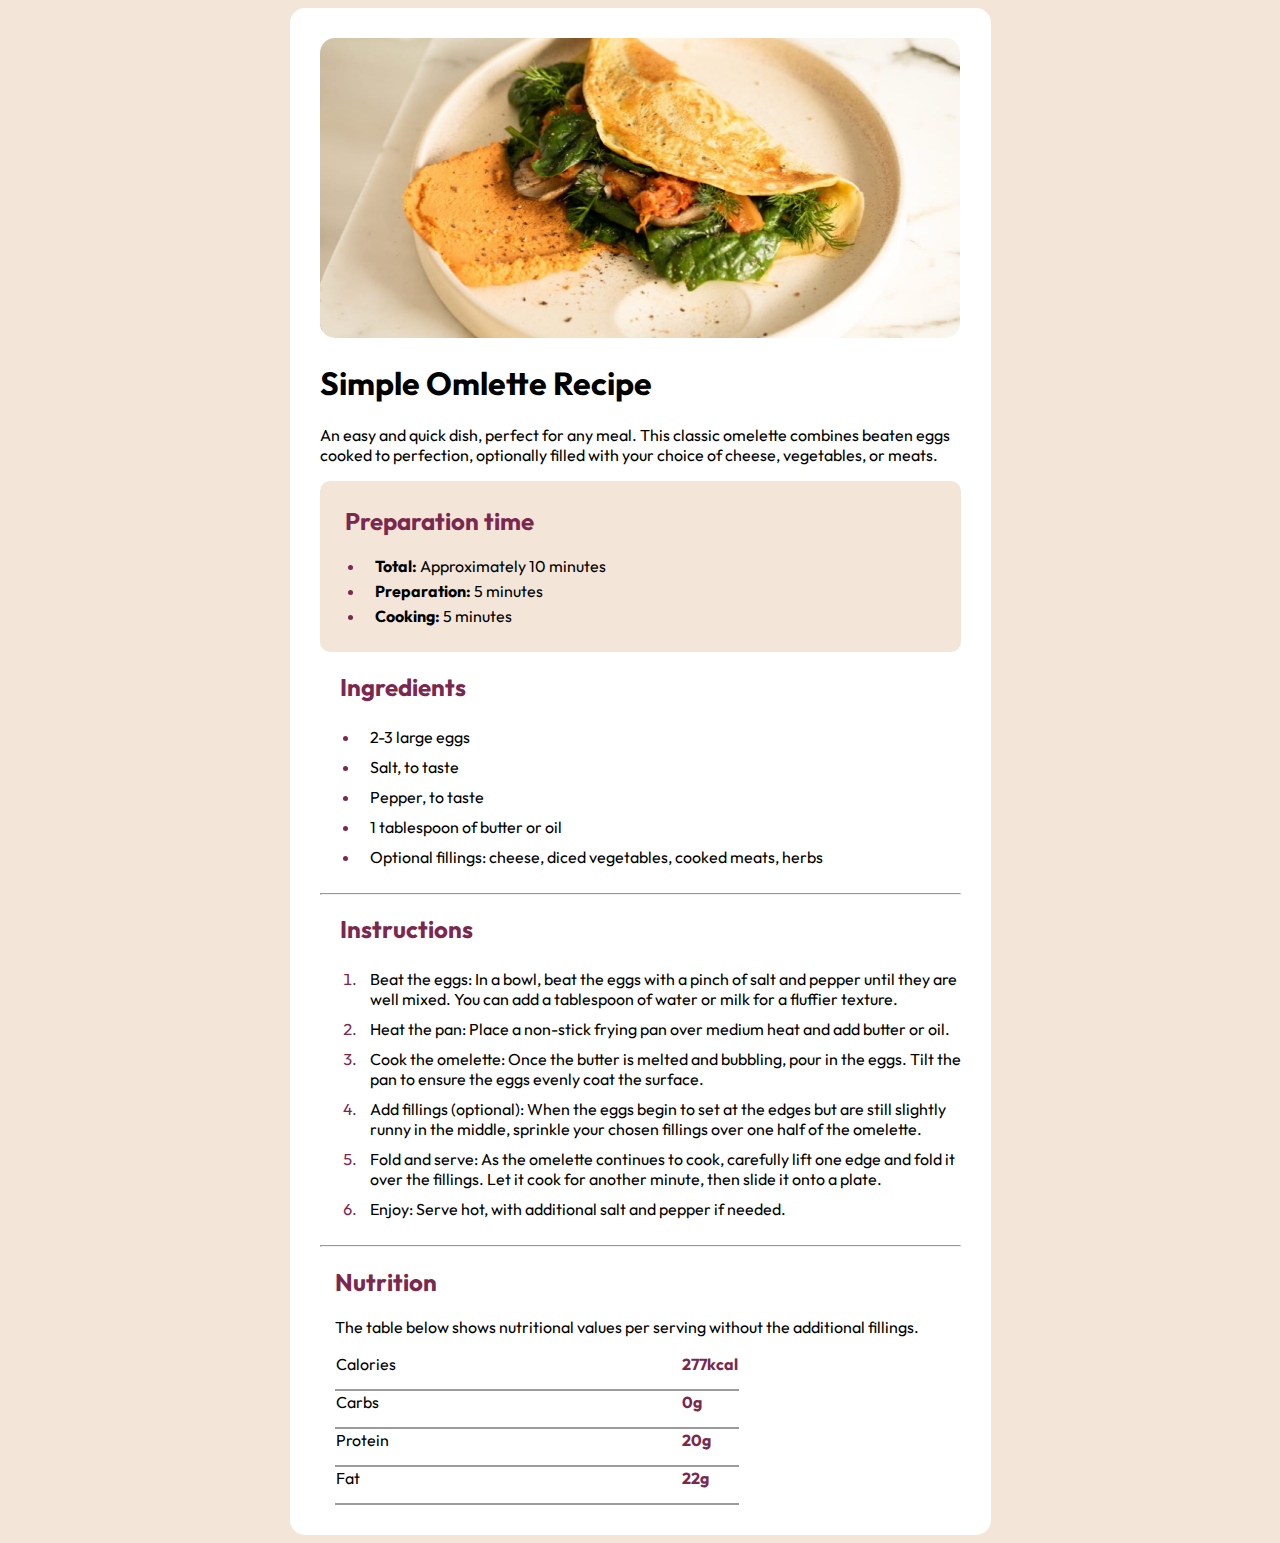
<file: index.html>
<!DOCTYPE html>
<html lang="en">

<head>
    <title>Recipe</title>
    <link rel="stylesheet" href="style.css">
    <meta charset="utf-8">
    <meta name="viewport" content="width=device-width, initial-scale=1.0">
    <link rel="stylesheet" href="https://fonts.googleapis.com/css?family=Outfit">
    <link rel="stylesheet" href="https://fonts.googleapis.com/css?family=Young Serif">

</head>

<body>
    <div class="image">
        <img src="./recipe-page-main/assets/images/image-omelette.jpeg" alt="Omlette" width="640" height="300">
        <h1>Simple Omlette Recipe</h1>
        <p>An easy and quick dish, perfect for any meal. This classic omelette combines beaten eggs <br> cooked
            to perfection, optionally filled with your choice of cheese, vegetables, or meats.</p>
        <div class="prep">
            <label for="ul">
                <h2>Preparation time</h2>
                <ul>
                    <li> <strong>Total:</strong> Approximately 10 minutes</li>
                    <li><strong>Preparation:</strong> 5 minutes</li>
                    <li><strong>Cooking:</strong> 5 minutes</li>
                </ul>
            </label>
        </div>
        <div class="ingredients">
            <h2>Ingredients</h2>
            <ul>
                <li>2-3 large eggs</li>
                <li> Salt, to taste</li>
                <li>Pepper, to taste</li>
                <li> 1 tablespoon of butter or oil</li>
                <li>Optional fillings: cheese, diced vegetables, cooked meats, herbs</li>
            </ul>
        </div>
        <hr>
        <div class="steps">
            <h2>Instructions</h2>
            <ol>
                <li>Beat the eggs: In a bowl, beat the eggs with a pinch of salt and pepper until they are <br> well
                    mixed.
                    You can add a tablespoon of water or milk for a fluffier texture.</li>
                <li>Heat the pan: Place a non-stick frying pan over medium heat and add butter or oil.</li>
                <li>Cook the omelette: Once the butter is melted and bubbling, pour in the eggs. Tilt the <br> pan to
                    ensure
                    the eggs evenly coat the surface.
                </li>
                <li>Add fillings (optional): When the eggs begin to set at the edges but are still slightly <br> runny
                    in the
                    middle, sprinkle your chosen fillings over one half of the omelette.</li>
                <li> Fold and serve: As the omelette continues to cook, carefully lift one edge and fold it <br> over
                    the
                    fillings. Let it cook for another minute, then slide it onto a plate.</li>
                <li>Enjoy: Serve hot, with additional salt and pepper if needed.</li>
            </ol>
            <hr>
        </div>
        <div class="nutrition">
            <h2>Nutrition</h2>
            <p>The table below shows nutritional values per serving without the additional fillings.</p>
            <table class="table">
                <tr class="underline">
                    <td >Calories</td>
                    <td class="second"><strong>277kcal</strong></td>
                    
                </tr>
                <tr>
                    <td>Carbs</td>
                    <td class="second"><strong>0g</strong></td>
                </tr>
                <tr>
                    <td>Protein</td>
                    <td class="second"><strong>20g</strong></td>
                </tr>
                <tr>
                    <td>Fat</td>
                    <td class="second"><strong>22g</strong></td>
                </tr>
            </table>
        </div>
    </div>


</body>

</html>
</file>
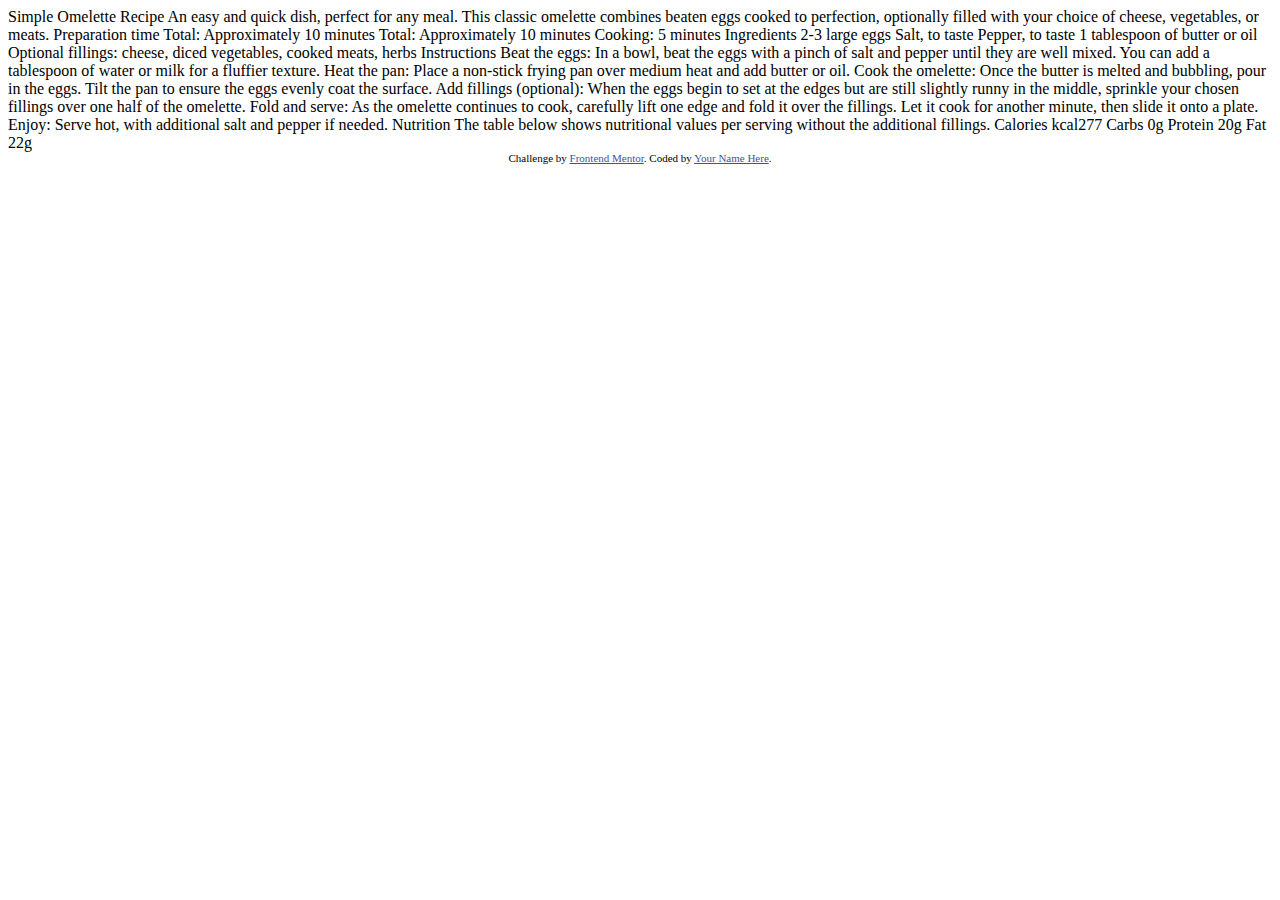
<file: recipe-page-main/index.html>
<!DOCTYPE html>
<html lang="en">
<head>
  <meta charset="UTF-8">
  <meta name="viewport" content="width=device-width, initial-scale=1.0"> <!-- displays site properly based on user's device -->

  <link rel="icon" type="image/png" sizes="32x32" href="./assets/images/favicon-32x32.png">
  
  <title>Frontend Mentor | Recipe page</title>

  <!-- Feel free to remove these styles or customise in your own stylesheet 👍 -->
  <style>
    .attribution { font-size: 11px; text-align: center; }
    .attribution a { color: hsl(228, 45%, 44%); }
  </style>
</head>
<body>

  Simple Omelette Recipe

  An easy and quick dish, perfect for any meal. This classic omelette combines beaten eggs cooked 
  to perfection, optionally filled with your choice of cheese, vegetables, or meats.

  Preparation time

  Total: Approximately 10 minutes
  Total: Approximately 10 minutes
  Cooking: 5 minutes

  Ingredients

  2-3 large eggs
  Salt, to taste
  Pepper, to taste
  1 tablespoon of butter or oil
  Optional fillings: cheese, diced vegetables, cooked meats, herbs

  Instructions

  Beat the eggs: In a bowl, beat the eggs with a pinch of salt and pepper until they are well mixed. 
  You can add a tablespoon of water or milk for a fluffier texture.

  Heat the pan: Place a non-stick frying pan over medium heat and add butter or oil.

  Cook the omelette: Once the butter is melted and bubbling, pour in the eggs. Tilt the pan to ensure 
  the eggs evenly coat the surface.

  Add fillings (optional): When the eggs begin to set at the edges but are still slightly runny in the 
  middle, sprinkle your chosen fillings over one half of the omelette.

  Fold and serve: As the omelette continues to cook, carefully lift one edge and fold it over the 
  fillings. Let it cook for another minute, then slide it onto a plate.

  Enjoy: Serve hot, with additional salt and pepper if needed.

  Nutrition

  The table below shows nutritional values per serving without the additional fillings.

  Calories
  kcal277

  Carbs
  0g

  Protein
  20g

  Fat
  22g
  
  <div class="attribution">
    Challenge by <a href="https://www.frontendmentor.io?ref=challenge" target="_blank">Frontend Mentor</a>. 
    Coded by <a href="#">Your Name Here</a>.
  </div>
</body>
</html>
</file>
<file: style.css>
body{
    min-width: 100vh;
    display: flex;
    justify-content: center;
    align-items: center;
    background-color: hsl(30, 54%, 90%);
    font-family: "Outfit";
}

.image{
    background-color: white;
    width: fit-content;
    padding: 30px;
    border-radius: 15px;
}

.image img{
    border-radius: 15px;
}

.prep{
    color: hsl(332, 51%, 32%) ;
    background-color:hsl(30, 54%, 90%) ;
    width:auto;
    border-radius: 10px;
    padding: 5px;
    
}

.prep li{
    color:black;
    padding-bottom: 5px;
    padding-left: 10px;

}

.prep h2{
    margin-left: 20px;
    font-family: 'Outfit';
}

.prep li::marker{
    color:hsl(332, 51%, 32%);
}

.ingredients h2{

    color:hsl(332, 51%, 32%)  ;
    padding-bottom: 5px;
    margin-left: 20px;
}

.ingredients li{
    padding-bottom: 10px;
    padding-left: 10px;
}

.ingredients li::marker{
    color: hsl(332, 51%, 32%);

}




.steps h2{
    color:hsl(332, 51%, 32%);
    padding-bottom: 5px;
    margin-left: 20px;
}

.steps li::marker{
    color:hsl(332, 51%, 32%);
    
}

.steps li{
    padding-bottom: 10px;
    padding-left: 10px;
}

.nutrition{
    padding-left: 15px;
}
 
.table td{
    padding-bottom: 15px;

}

.second{
    padding-left: 285px;
    color:hsl(332, 51%, 32%);
}

table{
    border-collapse: collapse;
}

.table tr {
    border-bottom: 2px solid rgb(156, 155, 155);
    
}

.nutrition h2{
    color:hsl(332, 51%, 32%);
}
</file>
